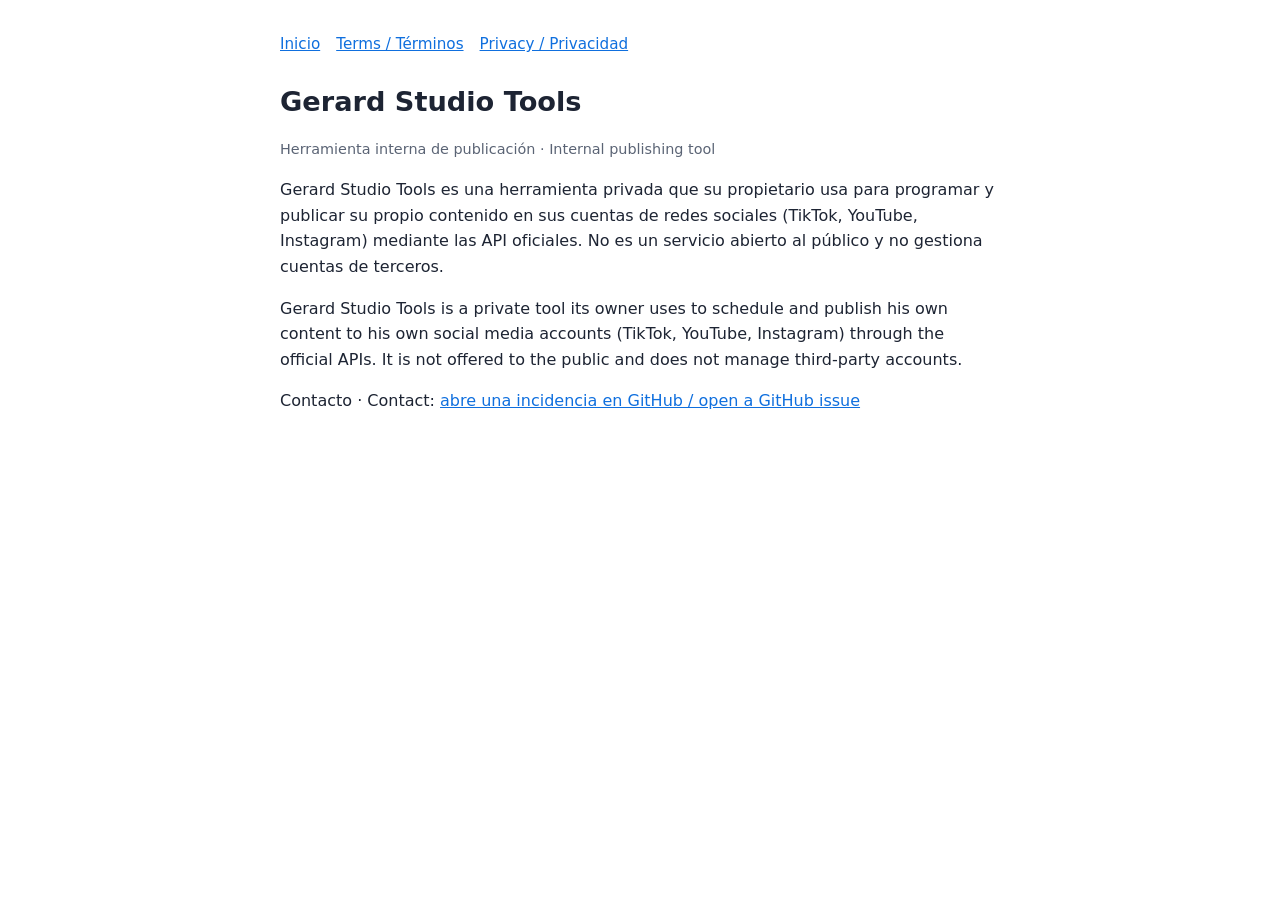
<file: index.html>
<!doctype html>
<html lang="es"><head><meta charset="utf-8"><meta name="viewport" content="width=device-width,initial-scale=1">
<title>Gerard Studio Tools</title><link rel="stylesheet" href="estilo.css"></head>
<body><main>
<nav><a href="index.html">Inicio</a><a href="terms.html">Terms / Términos</a><a href="privacy.html">Privacy / Privacidad</a></nav>
<h1>Gerard Studio Tools</h1>
<p class="meta">Herramienta interna de publicación · Internal publishing tool</p>
<p>Gerard Studio Tools es una herramienta privada que su propietario usa para programar y publicar su propio contenido en sus cuentas de redes sociales (TikTok, YouTube, Instagram) mediante las API oficiales. No es un servicio abierto al público y no gestiona cuentas de terceros.</p>
<p lang="en">Gerard Studio Tools is a private tool its owner uses to schedule and publish his own content to his own social media accounts (TikTok, YouTube, Instagram) through the official APIs. It is not offered to the public and does not manage third-party accounts.</p>
<p>Contacto · Contact: <a href="https://github.com/gerardferri001-web/studio-tools-legal/issues">abre una incidencia en GitHub / open a GitHub issue</a></p>
</main></body></html>
</file>
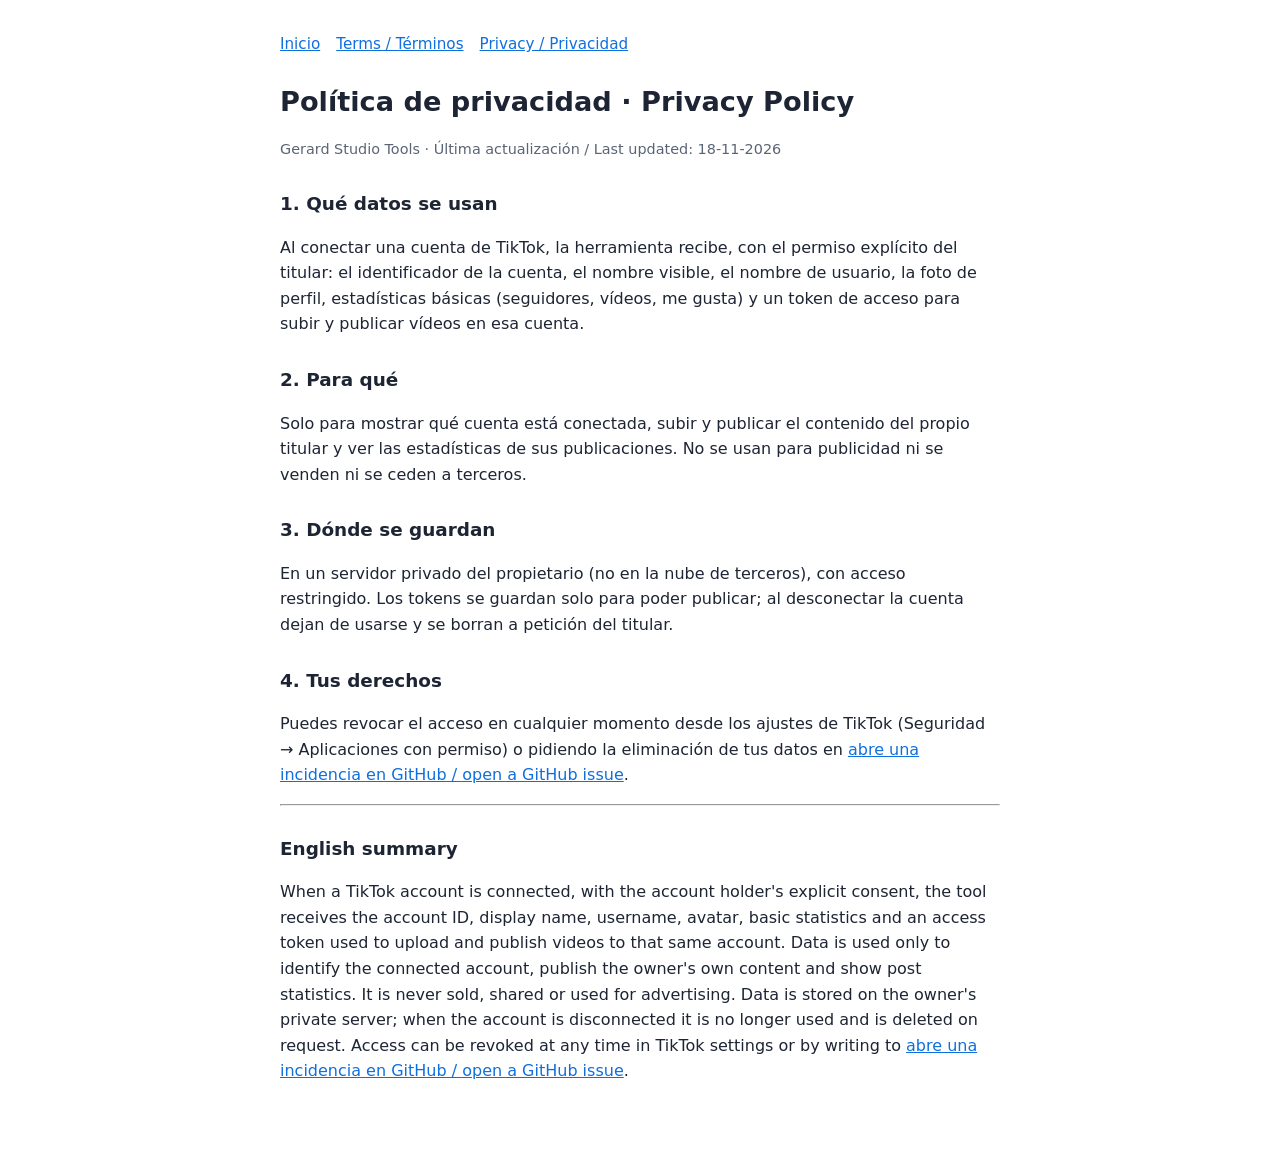
<file: privacy.html>
<!doctype html>
<html lang="es"><head><meta charset="utf-8"><meta name="viewport" content="width=device-width,initial-scale=1">
<title>Política de privacidad</title><link rel="stylesheet" href="estilo.css"></head>
<body><main>
<nav><a href="index.html">Inicio</a><a href="terms.html">Terms / Términos</a><a href="privacy.html">Privacy / Privacidad</a></nav>
<h1>Política de privacidad · Privacy Policy</h1>
<p class="meta">Gerard Studio Tools · Última actualización / Last updated: 18-11-2026</p>
<h2>1. Qué datos se usan</h2>
<p>Al conectar una cuenta de TikTok, la herramienta recibe, con el permiso explícito del titular: el identificador de la cuenta, el nombre visible, el nombre de usuario, la foto de perfil, estadísticas básicas (seguidores, vídeos, me gusta) y un token de acceso para subir y publicar vídeos en esa cuenta.</p>
<h2>2. Para qué</h2>
<p>Solo para mostrar qué cuenta está conectada, subir y publicar el contenido del propio titular y ver las estadísticas de sus publicaciones. No se usan para publicidad ni se venden ni se ceden a terceros.</p>
<h2>3. Dónde se guardan</h2>
<p>En un servidor privado del propietario (no en la nube de terceros), con acceso restringido. Los tokens se guardan solo para poder publicar; al desconectar la cuenta dejan de usarse y se borran a petición del titular.</p>
<h2>4. Tus derechos</h2>
<p>Puedes revocar el acceso en cualquier momento desde los ajustes de TikTok (Seguridad → Aplicaciones con permiso) o pidiendo la eliminación de tus datos en <a href="https://github.com/gerardferri001-web/studio-tools-legal/issues">abre una incidencia en GitHub / open a GitHub issue</a>.</p>
<hr>
<div lang="en">
<h2>English summary</h2>
<p>When a TikTok account is connected, with the account holder's explicit consent, the tool receives the account ID, display name, username, avatar, basic statistics and an access token used to upload and publish videos to that same account. Data is used only to identify the connected account, publish the owner's own content and show post statistics. It is never sold, shared or used for advertising. Data is stored on the owner's private server; when the account is disconnected it is no longer used and is deleted on request. Access can be revoked at any time in TikTok settings or by writing to <a href="https://github.com/gerardferri001-web/studio-tools-legal/issues">abre una incidencia en GitHub / open a GitHub issue</a>.</p>
</div>
</main></body></html>
</file>
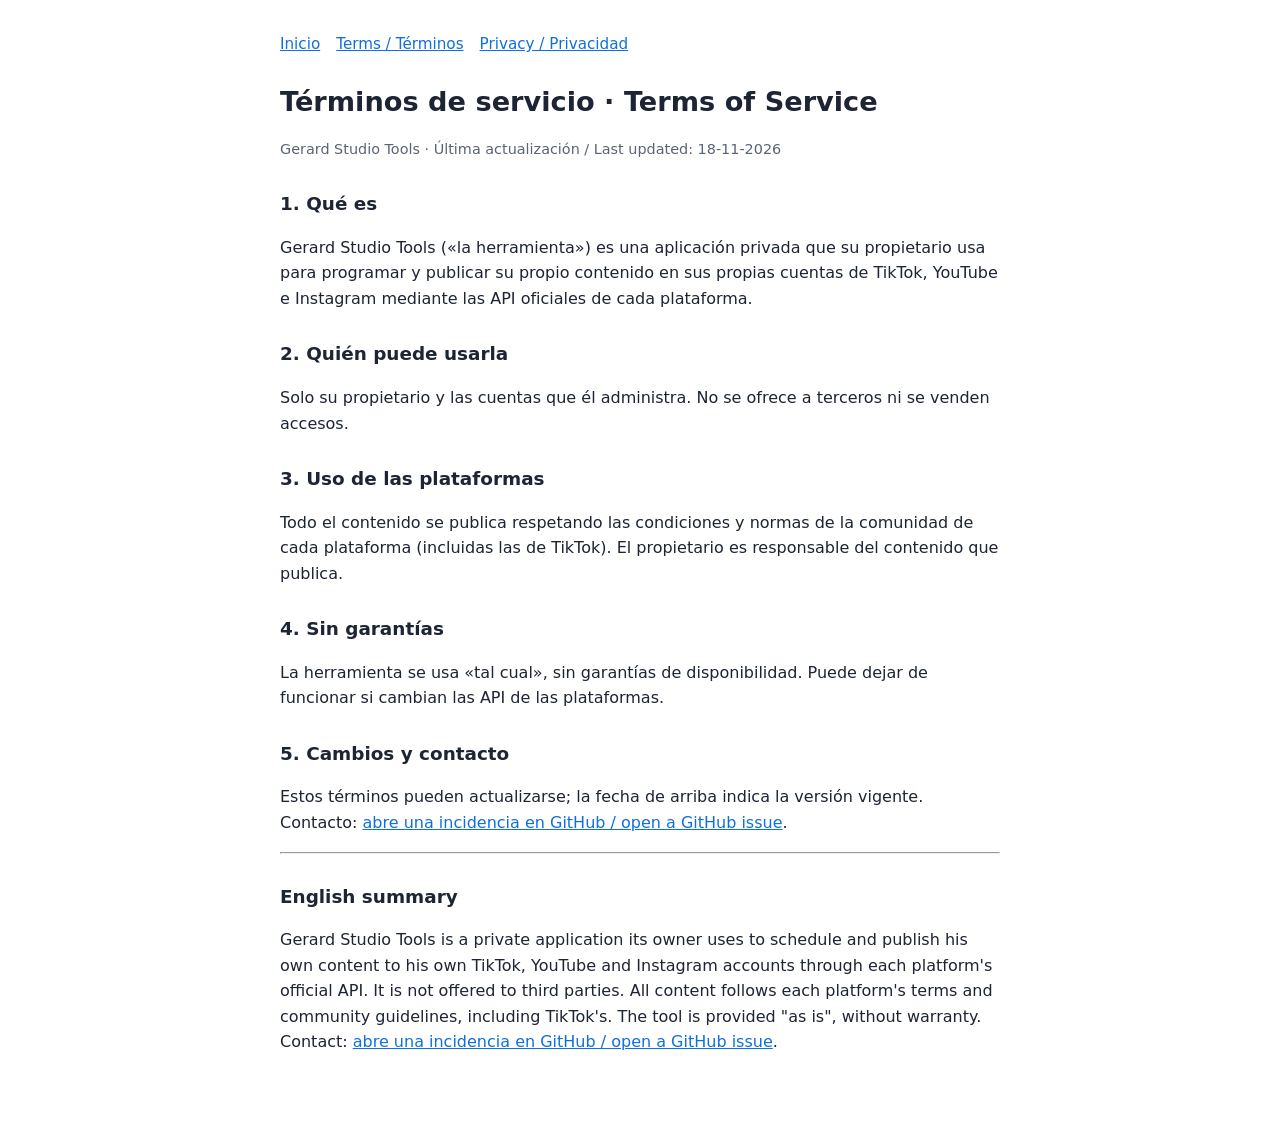
<file: terms.html>
<!doctype html>
<html lang="es"><head><meta charset="utf-8"><meta name="viewport" content="width=device-width,initial-scale=1">
<title>Términos de servicio</title><link rel="stylesheet" href="estilo.css"></head>
<body><main>
<nav><a href="index.html">Inicio</a><a href="terms.html">Terms / Términos</a><a href="privacy.html">Privacy / Privacidad</a></nav>
<h1>Términos de servicio · Terms of Service</h1>
<p class="meta">Gerard Studio Tools · Última actualización / Last updated: 18-11-2026</p>
<h2>1. Qué es</h2>
<p>Gerard Studio Tools («la herramienta») es una aplicación privada que su propietario usa para programar y publicar su propio contenido en sus propias cuentas de TikTok, YouTube e Instagram mediante las API oficiales de cada plataforma.</p>
<h2>2. Quién puede usarla</h2>
<p>Solo su propietario y las cuentas que él administra. No se ofrece a terceros ni se venden accesos.</p>
<h2>3. Uso de las plataformas</h2>
<p>Todo el contenido se publica respetando las condiciones y normas de la comunidad de cada plataforma (incluidas las de TikTok). El propietario es responsable del contenido que publica.</p>
<h2>4. Sin garantías</h2>
<p>La herramienta se usa «tal cual», sin garantías de disponibilidad. Puede dejar de funcionar si cambian las API de las plataformas.</p>
<h2>5. Cambios y contacto</h2>
<p>Estos términos pueden actualizarse; la fecha de arriba indica la versión vigente. Contacto: <a href="https://github.com/gerardferri001-web/studio-tools-legal/issues">abre una incidencia en GitHub / open a GitHub issue</a>.</p>
<hr>
<div lang="en">
<h2>English summary</h2>
<p>Gerard Studio Tools is a private application its owner uses to schedule and publish his own content to his own TikTok, YouTube and Instagram accounts through each platform's official API. It is not offered to third parties. All content follows each platform's terms and community guidelines, including TikTok's. The tool is provided "as is", without warranty. Contact: <a href="https://github.com/gerardferri001-web/studio-tools-legal/issues">abre una incidencia en GitHub / open a GitHub issue</a>.</p>
</div>
</main></body></html>
</file>
<file: estilo.css>
:root{--bg:#fff;--fg:#1d2433;--muted:#5b6475;--accent:#0f6fde}
@media (prefers-color-scheme:dark){:root{--bg:#11151c;--fg:#e8ecf2;--muted:#9aa4b5;--accent:#6aa9ff}}
body{margin:0;background:var(--bg);color:var(--fg);font:16px/1.6 system-ui,-apple-system,"Segoe UI",sans-serif}
main{max-width:720px;margin:0 auto;padding:32px 16px 64px}
h1{font-size:1.7rem;margin:0 0 4px}h2{font-size:1.15rem;margin-top:28px}
.meta{color:var(--muted);font-size:.9rem}a{color:var(--accent)}
nav{margin-bottom:24px;font-size:.95rem}nav a{margin-right:16px}
</file>
